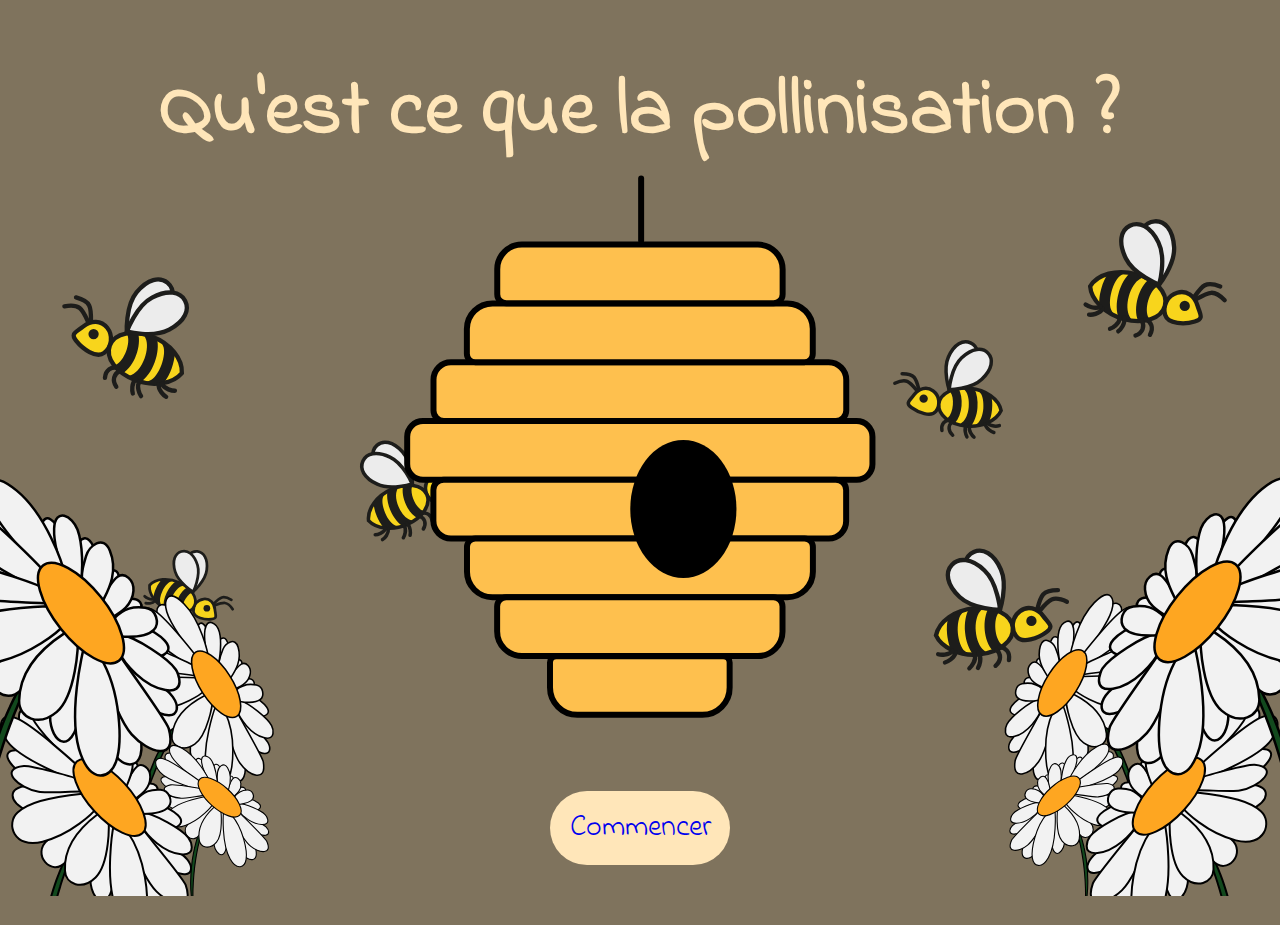
<file: index.html>
<!DOCTYPE html>
<html lang="en" dir="ltr">
  <head>

<link rel="stylesheet" href="styles/main.css">
<link href="https://fonts.googleapis.com/css?family=Chewy|EB+Garamond|Indie+Flower" rel="stylesheet">
<meta charset="utf-8">
    <title>La pollinisation</title>
  </head>



  <body>


<h1>Qu'est ce que la pollinisation ?</h1>


  <div class="imageshome">
    <img src="styles/images/ruche.svg" alt="ruche">
  </div>

  <div class="fleurhome">
    <img src="styles/images/fleurhome.svg" alt="fleur">
  </div>

  <div class="fleurhomedeux">
    <img src="styles/images/fleurhomedeux.svg" alt="fleur">
  </div>


    <div class="commencer">
        <a style="text-decoration:none"href="etape01.html">Commencer  </a>
      </div>














  </body>




</html>
</file>
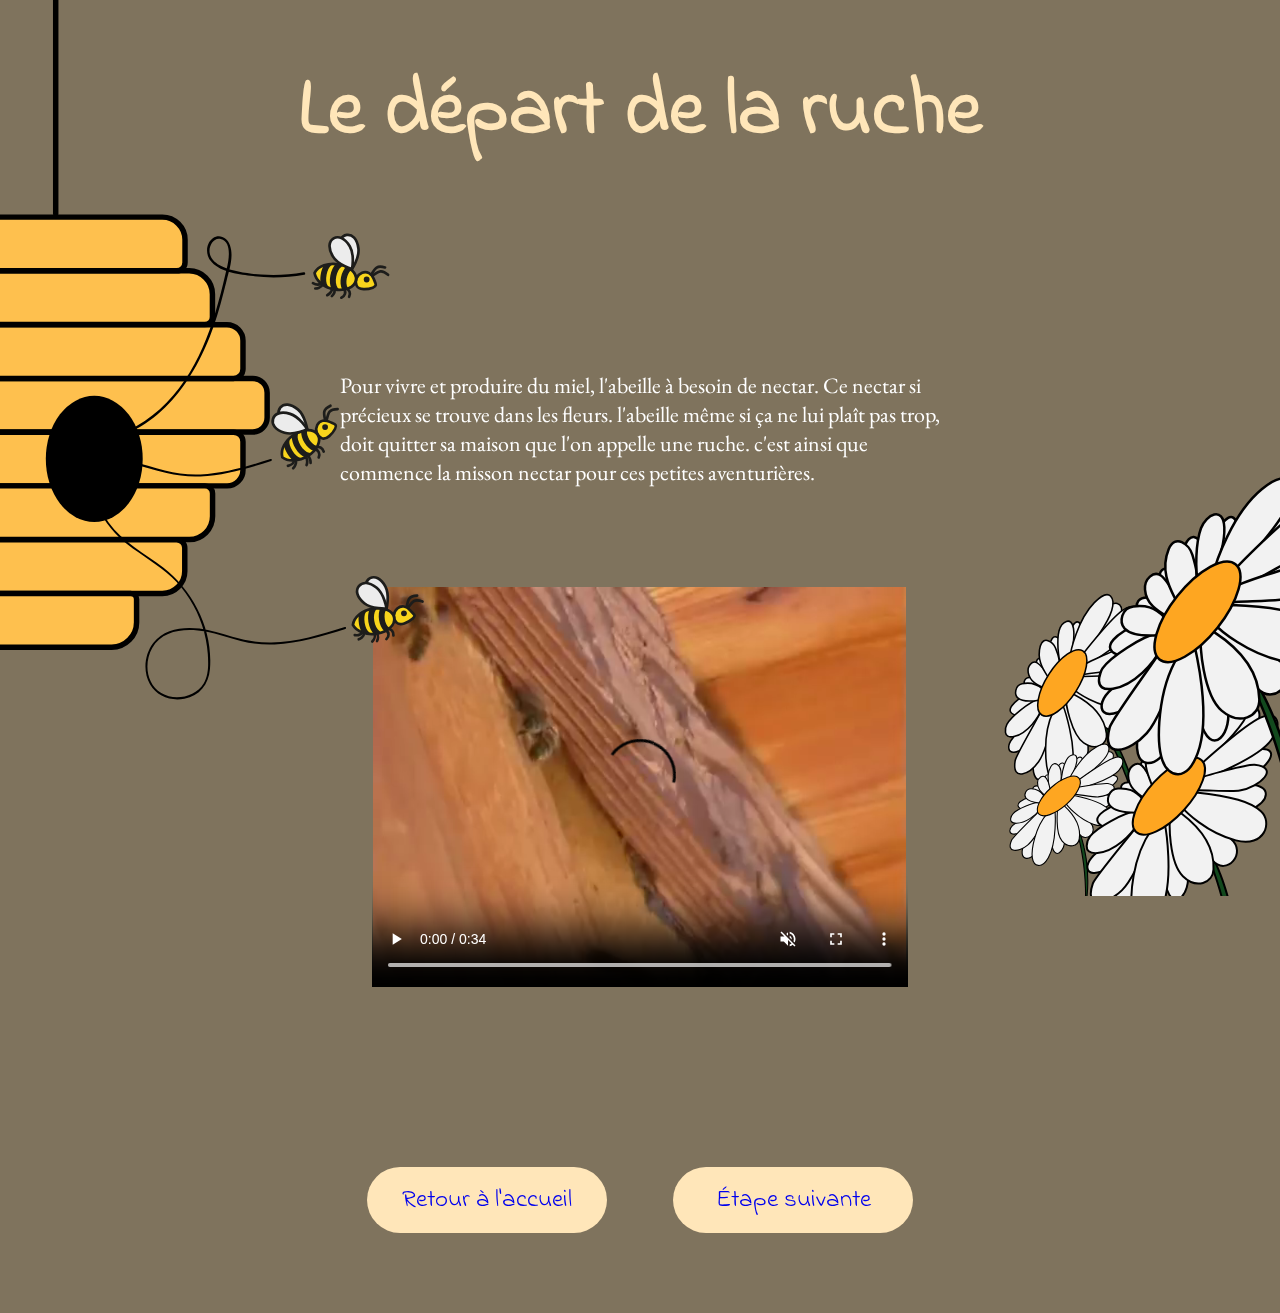
<file: etape01.html>
<!DOCTYPE html>
<html lang="en" dir="ltr">
  <head>
    <link rel="stylesheet" href="styles/main.css">
    <link href="https://fonts.googleapis.com/css?family=Chewy|EB+Garamond|Indie+Flower" rel="stylesheet">
    <meta charset="utf-8">
    <title></title>
  </head>
  <body>


<h1> Le départ de la ruche </h1>


    <p>
      Pour vivre et produire du miel, l'abeille à besoin de nectar. Ce nectar si précieux se trouve dans les fleurs. l'abeille même si ça ne lui plaît pas trop, doit quitter sa maison que l'on appelle une ruche.
      c'est ainsi que commence la misson nectar pour ces petites aventurières.
    </p>



    <video controls
           muted
           src="vidéo/bee-video04.mp4"
           src="vidéo/bee-video04.webm"
           width="600"
           height="400">
    </video>



          <div class="imagesetapeun">
              <img src="styles/images/ruchedeux.svg" alt="ruchedeux">
            </div>

            <div class="fleurhome">
              <img src="styles/images/fleurhome.svg" alt="fleur">
            </div>




            <div class="bouton">

              <div class="retouraccueil">
                <a style="text-decoration:none"href="index.html">Retour à l'accueil</a>
              </div>

              <div class="suivant">
                <a style="text-decoration:none"href="etape02.html">Étape suivante</a>
              </div>

            </div>




  </body>
</html>
</file>
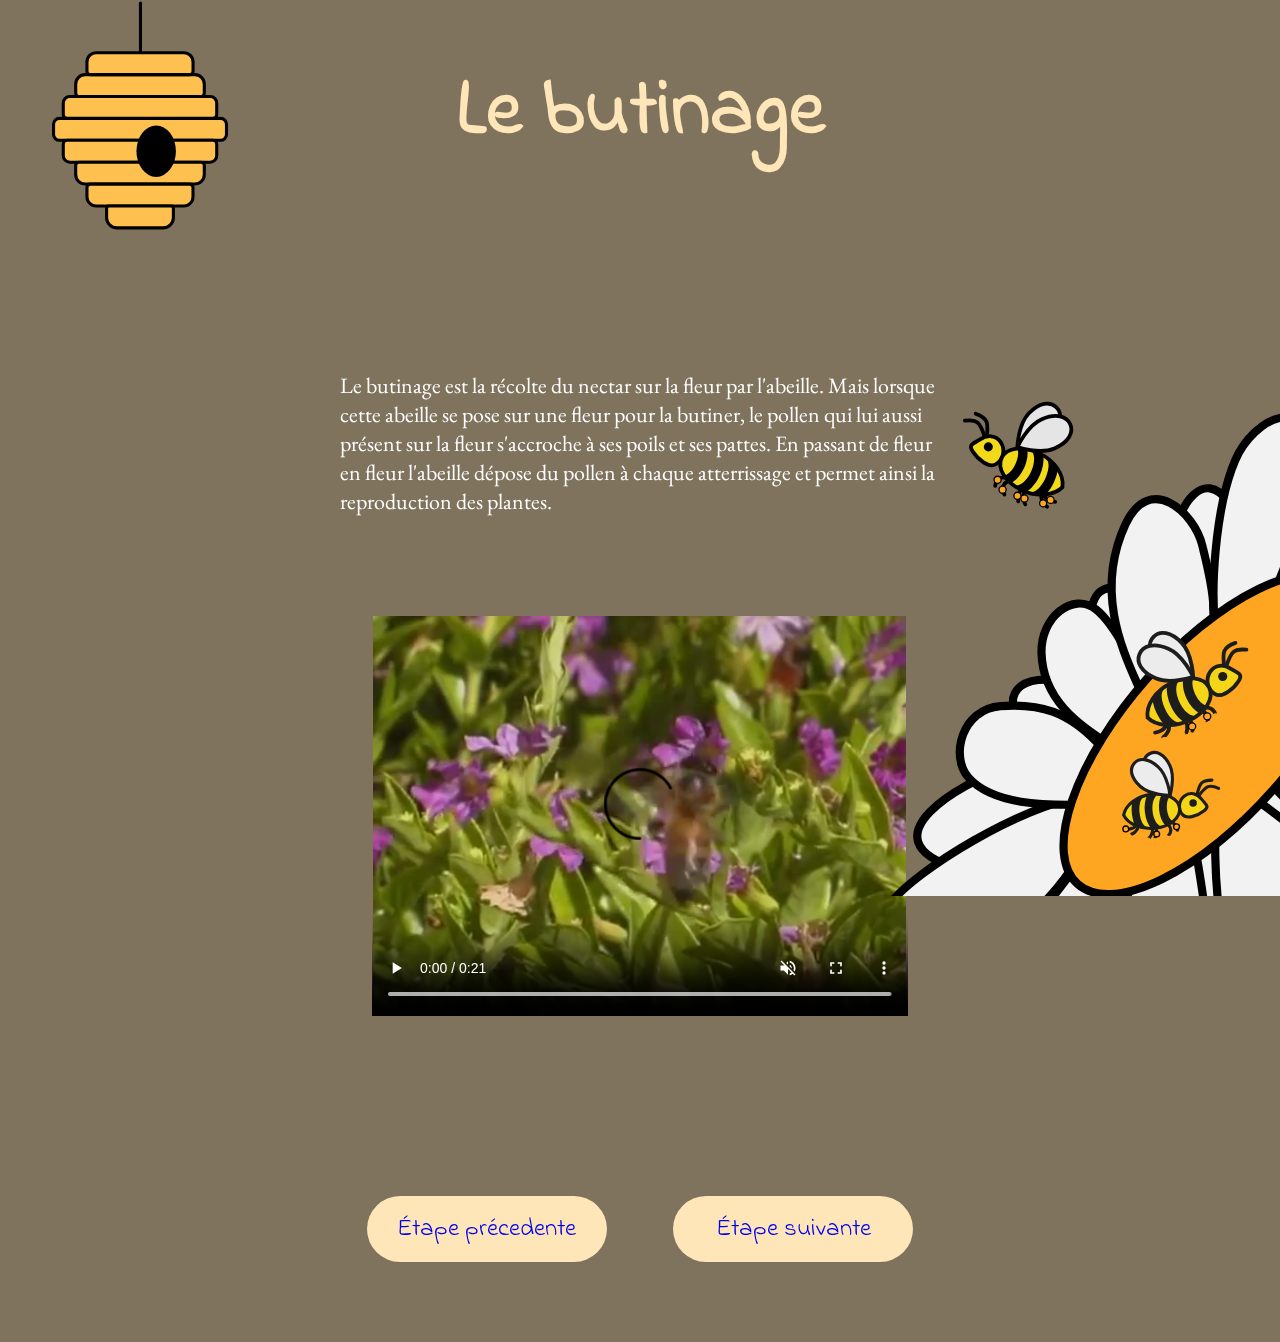
<file: etape03.html>
<!DOCTYPE html>
<html lang="en" dir="ltr">
  <head>
        <link rel="stylesheet" href="styles/main.css">
    <link href="https://fonts.googleapis.com/css?family=Chewy|EB+Garamond|Indie+Flower" rel="stylesheet">

    <meta charset="utf-8">
    <title></title>
  </head>
  <body>

    <h1>Le butinage </h1>

    <p>
        Le butinage est la récolte du nectar sur la fleur par l'abeille. Mais lorsque cette abeille se pose sur une fleur pour la butiner, le pollen qui lui aussi présent sur la fleur s'accroche à ses poils et ses pattes. En passant de fleur en fleur l'abeille dépose du pollen à chaque atterrissage et permet ainsi la reproduction des plantes.
      </p>


    <video controls
           muted
           src="vidéo/bee-video03.mp4"
           width="600"
           height="400">
    </video>


    <div class="fleuretapetrois">
      <img src="styles/images/fleuretapetrois.svg" alt="fleur">
    </div>


    <div class="rucheetapedeux">
      <img src="styles/images/rucheetapedeux.svg" alt="ruche">
    </div>




    <div class="bouton">

      <div class="retouraccueil">
        <a style="text-decoration:none"href="etape02.html">Étape précedente</a>
      </div>


      <div class="suivant">
          <a style="text-decoration:none"href="etape04.html">Étape suivante</a>
        </div>

      </div>



  </body>
</file>
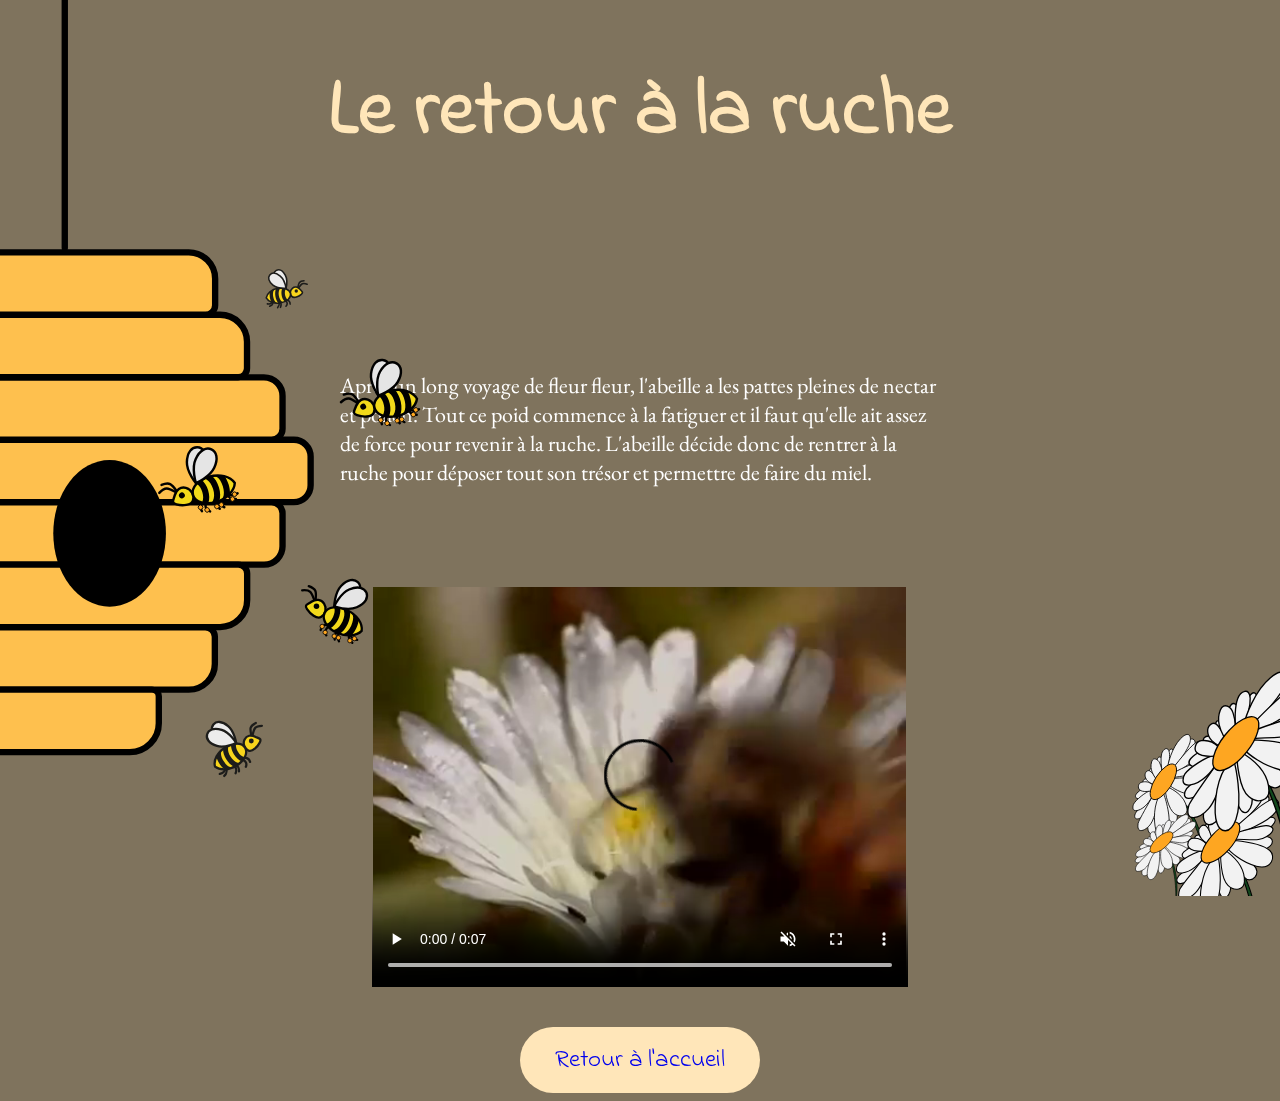
<file: etape04.html>
<!DOCTYPE html>
<html lang="en" dir="ltr">
  <head>
        <link rel="stylesheet" href="styles/main.css">
    <link href="https://fonts.googleapis.com/css?family=Chewy|EB+Garamond|Indie+Flower" rel="stylesheet">

    <meta charset="utf-8">
    <title></title>
  </head>
  <body>

    <h1> Le retour à la ruche </h1>


    <p>
Après un long voyage de fleur fleur, l'abeille a les pattes pleines de nectar et pollen. Tout ce poid commence à la fatiguer et il faut qu'elle ait assez de force pour revenir à la ruche. L'abeille décide donc de rentrer à la ruche pour déposer tout son trésor et permettre de faire du miel.
    </p>



    <video controls
           muted
           src="vidéo/bee-video01.mp4"
           width="600"
           height="400">
    </video>


    <div class="fleurquatre">
      <img src="styles/images/fleurquatre.svg" alt="fleur">
    </div>


    <div class="ruchequatre">
      <img src="styles/images/ruchequatre.svg" alt="ruche">
    </div>


    <div class="retourfin">
      <a style="text-decoration:none"href="index.html">Retour à l'accueil</a>
    </div>



  </body>
</html>
</file>
<file: styles/main.css>
body {
background-color: rgb(127, 115, 93);
}

header{
color: rgb(0, 0, 0);
width: 1em;
}

h1 {
font-family: 'Indie Flower';
font-size: 5em;
color: rgb(255, 230, 185);
text-align: center;
margin-bottom: 0;
}

.imageshome {
  max-width: 1200px;
  margin: 0 auto;
}

.fleurhome {
  position: fixed;
  bottom: 0;
  right: 0;
  width: 280px;
  }

.fleurhomedeux {
position: fixed;
bottom: 0;
left: 0;
width: 280px;
}




.commencer{
text-align: center;
width: 150px;
margin:2em;
margin-left:auto;
margin-right: auto;
font-size: 2em;
border-radius: 60px 60px 60px 60px;
-moz-border-radius: 60px 60px 60px 60px;
-webkit-border-radius: 60px 60px 60px 60px;
border: 0px solid rgb(255, 230, 185);
background-color: rgb(255, 230, 185);
padding: 15px;
font-size: 30px;
color: rgb(0, 0, 0);
font-family: 'Indie Flower';
}

p{
  font-family: 'EB Garamond', serif;
  font-size: 22px;
  color: rgb(255, 255, 255 );
  width: 600px;
  margin-left: auto;
  margin-right: auto;
  margin-top: 200px;
}

video{
  display: flex;
  margin-left: auto;
  margin-right: auto;
  max-width: 536px;
  margin-top: 100px;
}

/* étapes 1 */

.imagesetapeun {
position: fixed;
top : 0;
left : 0;
max-width: 430px;
}

.imagesetapeun img {
  min-width: 430px;
  width : 100%;
}

.bouton{
display: flex;
justify-content: space-evenly;
margin-top: 180px;
margin-bottom: 80px;
margin-left: auto;
margin-right: auto;
max-width: 640px;
}

.suivant{
  text-align: center;
  width: 210px;
  font-size: 2em;
  border-radius: 60px 60px 60px 60px;
  -moz-border-radius: 60px 60px 60px 60px;
  -webkit-border-radius: 60px 60px 60px 60px;
  border: 0px solid rgb(255, 230, 185);
  background-color: rgb(255, 230, 185);
  padding: 15px;
  font-size: 25px;
  color: rgb(0, 0, 0);
  font-family: 'Indie Flower';
  margin-left: 20px;
}

.retouraccueil{
  text-align: center;
  width: 210px;
  font-size: 2em;
  border-radius: 60px 60px 60px 60px;
  -moz-border-radius: 60px 60px 60px 60px;
  -webkit-border-radius: 60px 60px 60px 60px;
  border: 0px solid rgb(255, 230, 185);
  background-color: rgb(255, 230, 185);
  padding: 15px;
  font-size: 25px;
  color: rgb(0, 0, 0);
  font-family: 'Indie Flower';
}


/* étapes 2 */

.fleuretapedeux{
  position:fixed;
  bottom: 0;
  right: 0;
  width: 400px;
}

.rucheetapedeux{
  position:fixed;
  top: 0;
  left: 50px;
  width: 180px;
}




/* étapes 3 */


.fleuretapetrois{
  position:fixed;
  bottom: 0;
  right: 0;
  width: 400px;
}




/* étapes 4 */

.retourfin{
  text-align: center;
  margin-left: auto;
  margin-right: auto;
  margin-top: 40px;
  width: 210px;
  font-size: 2em;
  border-radius: 60px 60px 60px 60px;
  -moz-border-radius: 60px 60px 60px 60px;
  -webkit-border-radius: 60px 60px 60px 60px;
  border: 0px solid rgb(255, 230, 185);
  background-color: rgb(255, 230, 185);
  padding: 15px;
  font-size: 25px;
  color: rgb(0, 0, 0);
  font-family: 'Indie Flower';
}


.fleurquatre{
  position:fixed;
  bottom: 0;
  right: 0;
  width: 150px;

}

.ruchequatre{
  position:fixed;
  top: 0;
  left:0;
  width: 500px;
}
</file>
